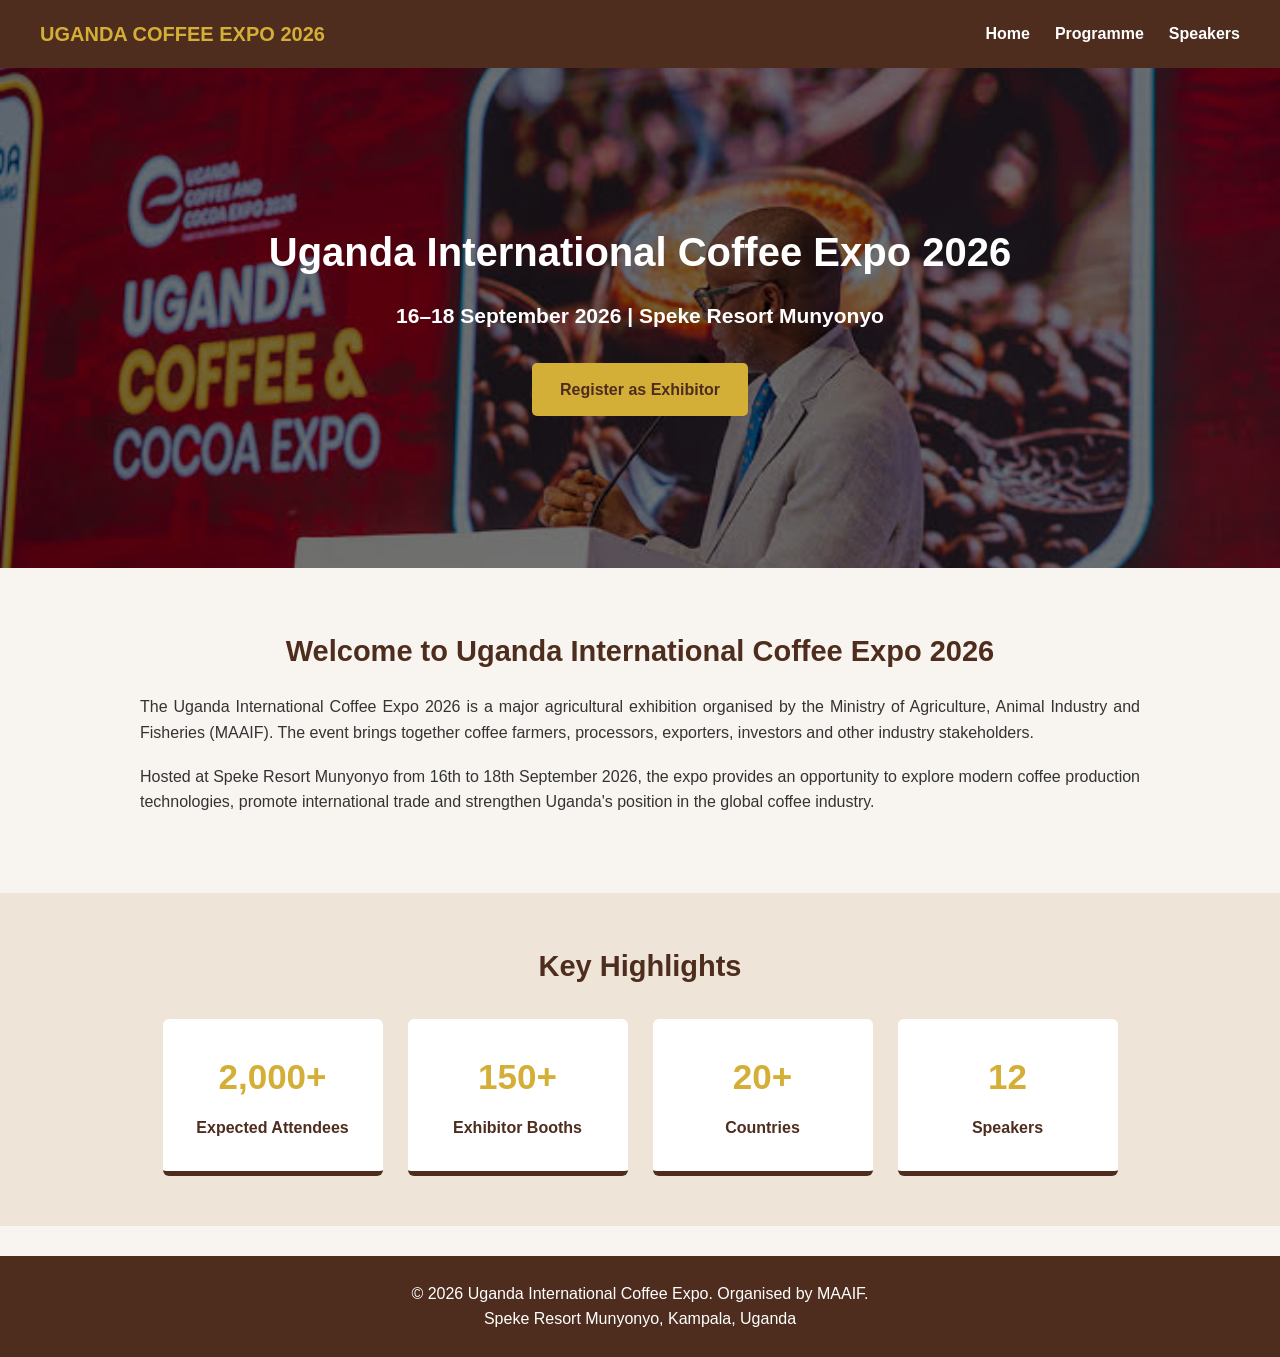
<file: index.html>
<!DOCTYPE html>
<html lang="en">

<head>
    <meta charset="UTF-8">
    <meta name="viewport" content="width=device-width, initial-scale=1.0">

    <title>Uganda International Coffee Expo 2026</title>

    <link rel="stylesheet" href="expo.css">
</head>

<body>

    <!-- Navigation -->
    <nav class="navbar">

        <div class="logo">
            UGANDA COFFEE EXPO 2026
        </div>

        <ul>
            <li><a href="index.html">Home</a></li>
            <li><a href="programme.html">Programme</a></li>
            <li><a href="speakers.html">Speakers</a></li>
        </ul>

    </nav>


    <!-- Hero Section -->
    <header class="hero">

        <img src="images/expo-banner.jpg"
             alt="Uganda International Coffee Expo"
             class="hero-image">

        <div class="hero-content">

            <h1>Uganda International Coffee Expo 2026</h1>

            <h2>16–18 September 2026 | Speke Resort Munyonyo</h2>

            <a href="exhibitors.html" class="register-btn">
                Register as Exhibitor
            </a>

        </div>

    </header>


    <!-- Expo Overview -->
    <section class="overview">

        <h2>Welcome to Uganda International Coffee Expo 2026</h2>

        <p>
            The Uganda International Coffee Expo 2026 is a major
            agricultural exhibition organised by the Ministry of
            Agriculture, Animal Industry and Fisheries (MAAIF).
            The event brings together coffee farmers, processors,
            exporters, investors and other industry stakeholders.
        </p>

        <p>
            Hosted at Speke Resort Munyonyo from 16th to 18th
            September 2026, the expo provides an opportunity to
            explore modern coffee production technologies,
            promote international trade and strengthen Uganda's
            position in the global coffee industry.
        </p>

    </section>


    <!-- Key Highlights -->
    <section class="highlights">

        <h2>Key Highlights</h2>

        <div class="highlight-container">

            <div class="highlight-card">
                <h3>2,000+</h3>
                <p>Expected Attendees</p>
            </div>

            <div class="highlight-card">
                <h3>150+</h3>
                <p>Exhibitor Booths</p>
            </div>

            <div class="highlight-card">
                <h3>20+</h3>
                <p>Countries</p>
            </div>

            <div class="highlight-card">
                <h3>12</h3>
                <p>Speakers</p>
            </div>

        </div>

    </section>


    <!-- Footer -->
    <footer>

        <p>
            &copy; 2026 Uganda International Coffee Expo.
            Organised by MAAIF.
        </p>

        <p>Speke Resort Munyonyo, Kampala, Uganda</p>

    </footer>

</body>
</html>
</file>
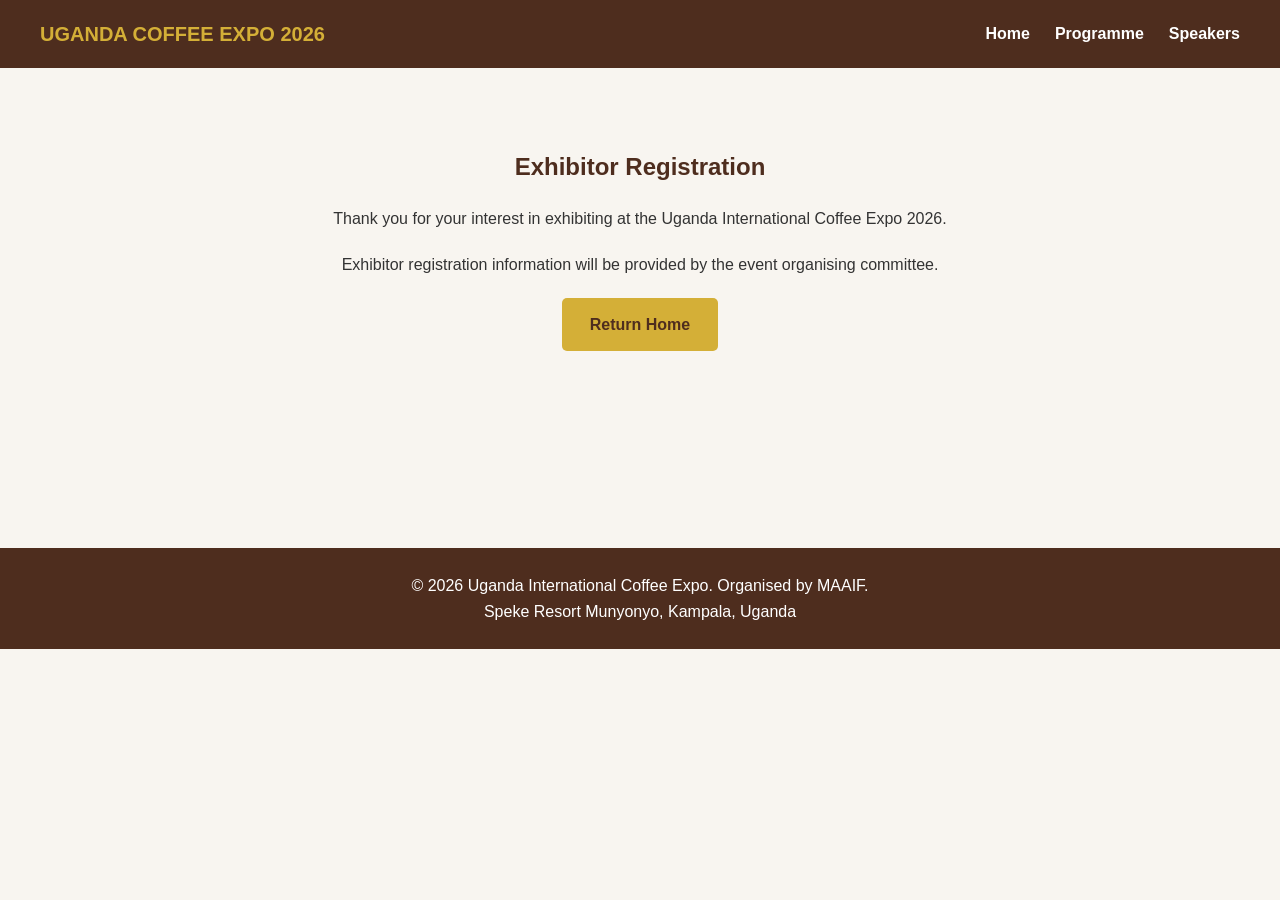
<file: exhibitors.html>
<!DOCTYPE html>
<html lang="en">

<head>
    <meta charset="UTF-8">
    <meta name="viewport" content="width=device-width, initial-scale=1.0">

    <title>Exhibitor Registration | Uganda Coffee Expo</title>

    <link rel="stylesheet" href="expo.css">
</head>

<body>

    <nav class="navbar">

        <div class="logo">UGANDA COFFEE EXPO 2026</div>

        <ul>
            <li><a href="index.html">Home</a></li>
            <li><a href="programme.html">Programme</a></li>
            <li><a href="speakers.html">Speakers</a></li>
        </ul>

    </nav>


    <section class="placeholder">

        <h1>Exhibitor Registration</h1>

        <p>
            Thank you for your interest in exhibiting at the
            Uganda International Coffee Expo 2026.
        </p>

        <p>
            Exhibitor registration information will be provided
            by the event organising committee.
        </p>

        <a href="index.html" class="register-btn">Return Home</a>

    </section>


    <footer>

        <p>&copy; 2026 Uganda International Coffee Expo. Organised by MAAIF.</p>

        <p>Speke Resort Munyonyo, Kampala, Uganda</p>

    </footer>

</body>
</html>
</file>
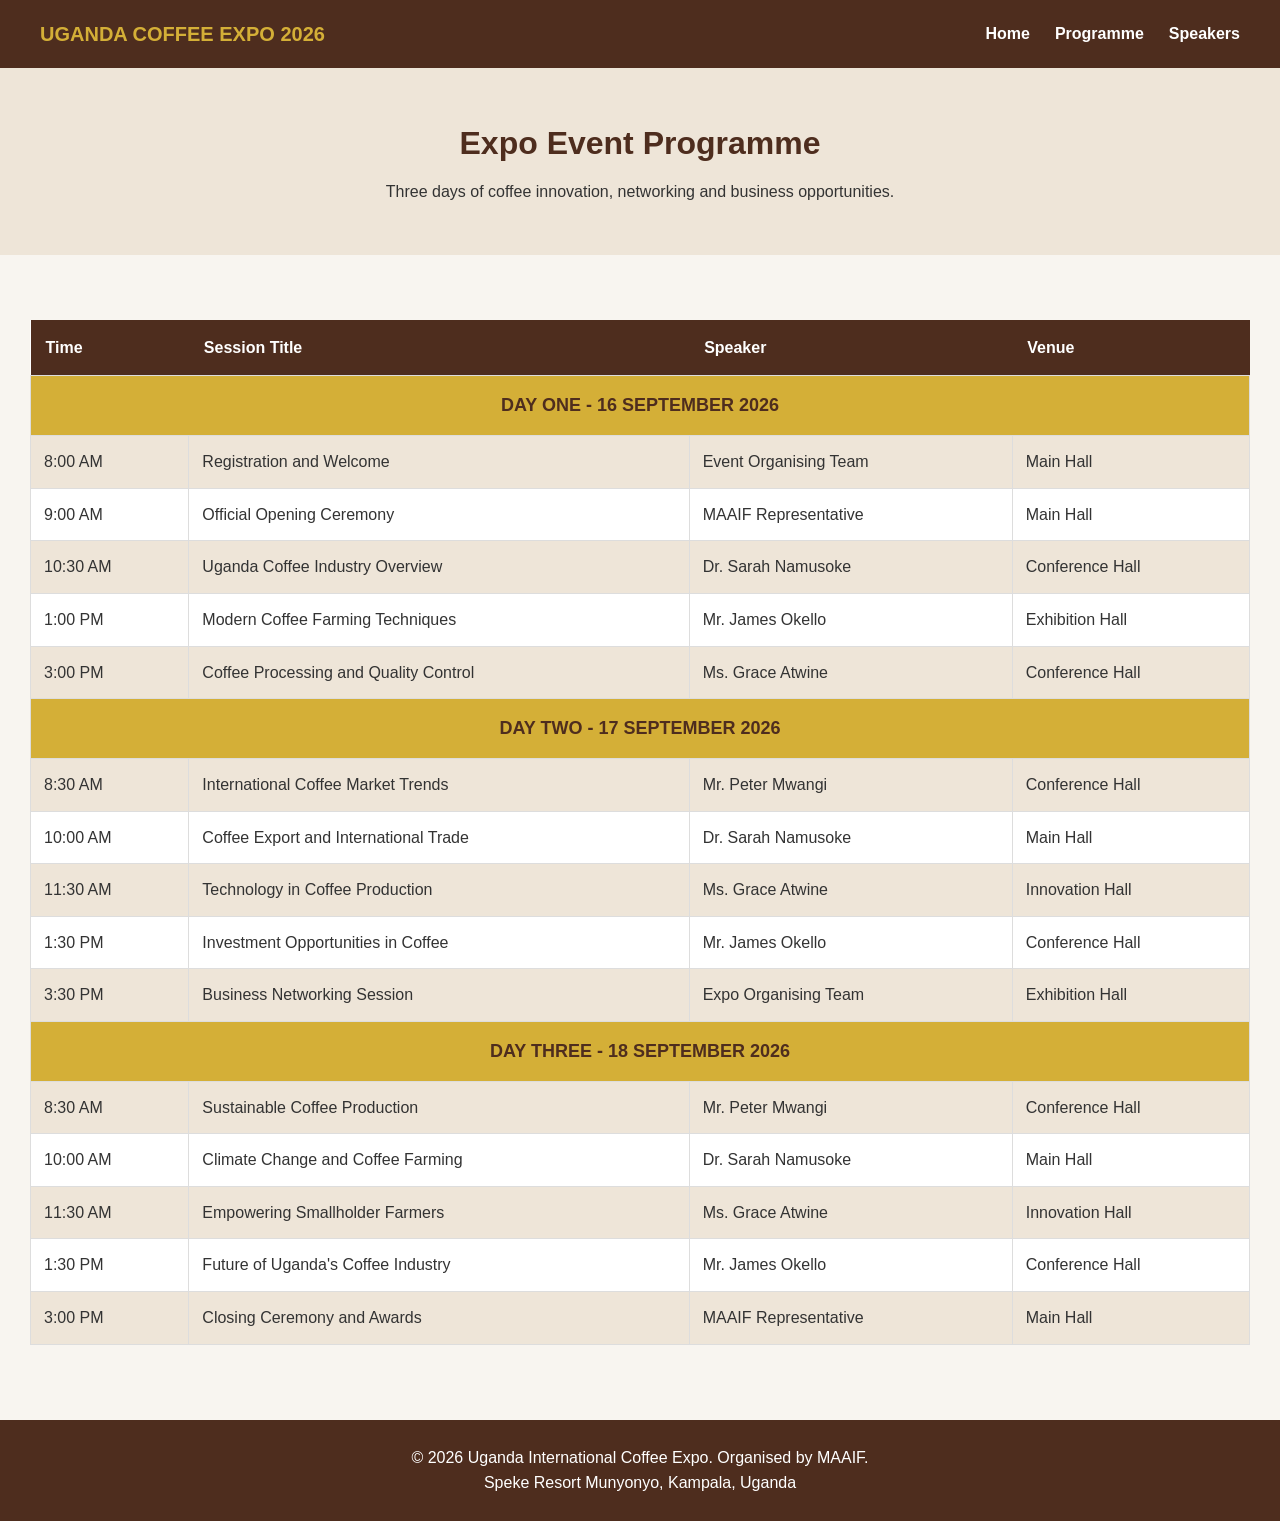
<file: programme.html>
<!DOCTYPE html>
<html lang="en">

<head>
    <meta charset="UTF-8">
    <meta name="viewport" content="width=device-width, initial-scale=1.0">

    <title>Expo Programme | Uganda Coffee Expo 2026</title>

    <link rel="stylesheet" href="expo.css">
</head>

<body>

    <!-- Navigation -->
    <nav class="navbar">

        <div class="logo">
            UGANDA COFFEE EXPO 2026
        </div>

        <ul>
            <li><a href="index.html">Home</a></li>
            <li><a href="programme.html">Programme</a></li>
            <li><a href="speakers.html">Speakers</a></li>
        </ul>

    </nav>


    <!-- Programme Heading -->
    <section class="page-heading">

        <h1>Expo Event Programme</h1>

        <p>Three days of coffee innovation, networking and business opportunities.</p>

    </section>


    <!-- Programme Table -->
    <section class="programme-section">

        <table class="expo-table">

            <thead>

                <tr>
                    <th>Time</th>
                    <th>Session Title</th>
                    <th>Speaker</th>
                    <th>Venue</th>
                </tr>

            </thead>

            <tbody>

                <!-- DAY ONE -->

                <tr class="day-heading">
                    <td colspan="4">DAY ONE - 16 SEPTEMBER 2026</td>
                </tr>

                <tr>
                    <td>8:00 AM</td>
                    <td>Registration and Welcome</td>
                    <td>Event Organising Team</td>
                    <td>Main Hall</td>
                </tr>

                <tr>
                    <td>9:00 AM</td>
                    <td>Official Opening Ceremony</td>
                    <td>MAAIF Representative</td>
                    <td>Main Hall</td>
                </tr>

                <tr>
                    <td>10:30 AM</td>
                    <td>Uganda Coffee Industry Overview</td>
                    <td>Dr. Sarah Namusoke</td>
                    <td>Conference Hall</td>
                </tr>

                <tr>
                    <td>1:00 PM</td>
                    <td>Modern Coffee Farming Techniques</td>
                    <td>Mr. James Okello</td>
                    <td>Exhibition Hall</td>
                </tr>

                <tr>
                    <td>3:00 PM</td>
                    <td>Coffee Processing and Quality Control</td>
                    <td>Ms. Grace Atwine</td>
                    <td>Conference Hall</td>
                </tr>


                <!-- DAY TWO -->

                <tr class="day-heading">
                    <td colspan="4">DAY TWO - 17 SEPTEMBER 2026</td>
                </tr>

                <tr>
                    <td>8:30 AM</td>
                    <td>International Coffee Market Trends</td>
                    <td>Mr. Peter Mwangi</td>
                    <td>Conference Hall</td>
                </tr>

                <tr>
                    <td>10:00 AM</td>
                    <td>Coffee Export and International Trade</td>
                    <td>Dr. Sarah Namusoke</td>
                    <td>Main Hall</td>
                </tr>

                <tr>
                    <td>11:30 AM</td>
                    <td>Technology in Coffee Production</td>
                    <td>Ms. Grace Atwine</td>
                    <td>Innovation Hall</td>
                </tr>

                <tr>
                    <td>1:30 PM</td>
                    <td>Investment Opportunities in Coffee</td>
                    <td>Mr. James Okello</td>
                    <td>Conference Hall</td>
                </tr>

                <tr>
                    <td>3:30 PM</td>
                    <td>Business Networking Session</td>
                    <td>Expo Organising Team</td>
                    <td>Exhibition Hall</td>
                </tr>


                <!-- DAY THREE -->

                <tr class="day-heading">
                    <td colspan="4">DAY THREE - 18 SEPTEMBER 2026</td>
                </tr>

                <tr>
                    <td>8:30 AM</td>
                    <td>Sustainable Coffee Production</td>
                    <td>Mr. Peter Mwangi</td>
                    <td>Conference Hall</td>
                </tr>

                <tr>
                    <td>10:00 AM</td>
                    <td>Climate Change and Coffee Farming</td>
                    <td>Dr. Sarah Namusoke</td>
                    <td>Main Hall</td>
                </tr>

                <tr>
                    <td>11:30 AM</td>
                    <td>Empowering Smallholder Farmers</td>
                    <td>Ms. Grace Atwine</td>
                    <td>Innovation Hall</td>
                </tr>

                <tr>
                    <td>1:30 PM</td>
                    <td>Future of Uganda's Coffee Industry</td>
                    <td>Mr. James Okello</td>
                    <td>Conference Hall</td>
                </tr>

                <tr>
                    <td>3:00 PM</td>
                    <td>Closing Ceremony and Awards</td>
                    <td>MAAIF Representative</td>
                    <td>Main Hall</td>
                </tr>

            </tbody>

        </table>

    </section>


    <!-- Footer -->
    <footer>

        <p>
            &copy; 2026 Uganda International Coffee Expo.
            Organised by MAAIF.
        </p>

        <p>Speke Resort Munyonyo, Kampala, Uganda</p>

    </footer>

</body>
</html>
</file>
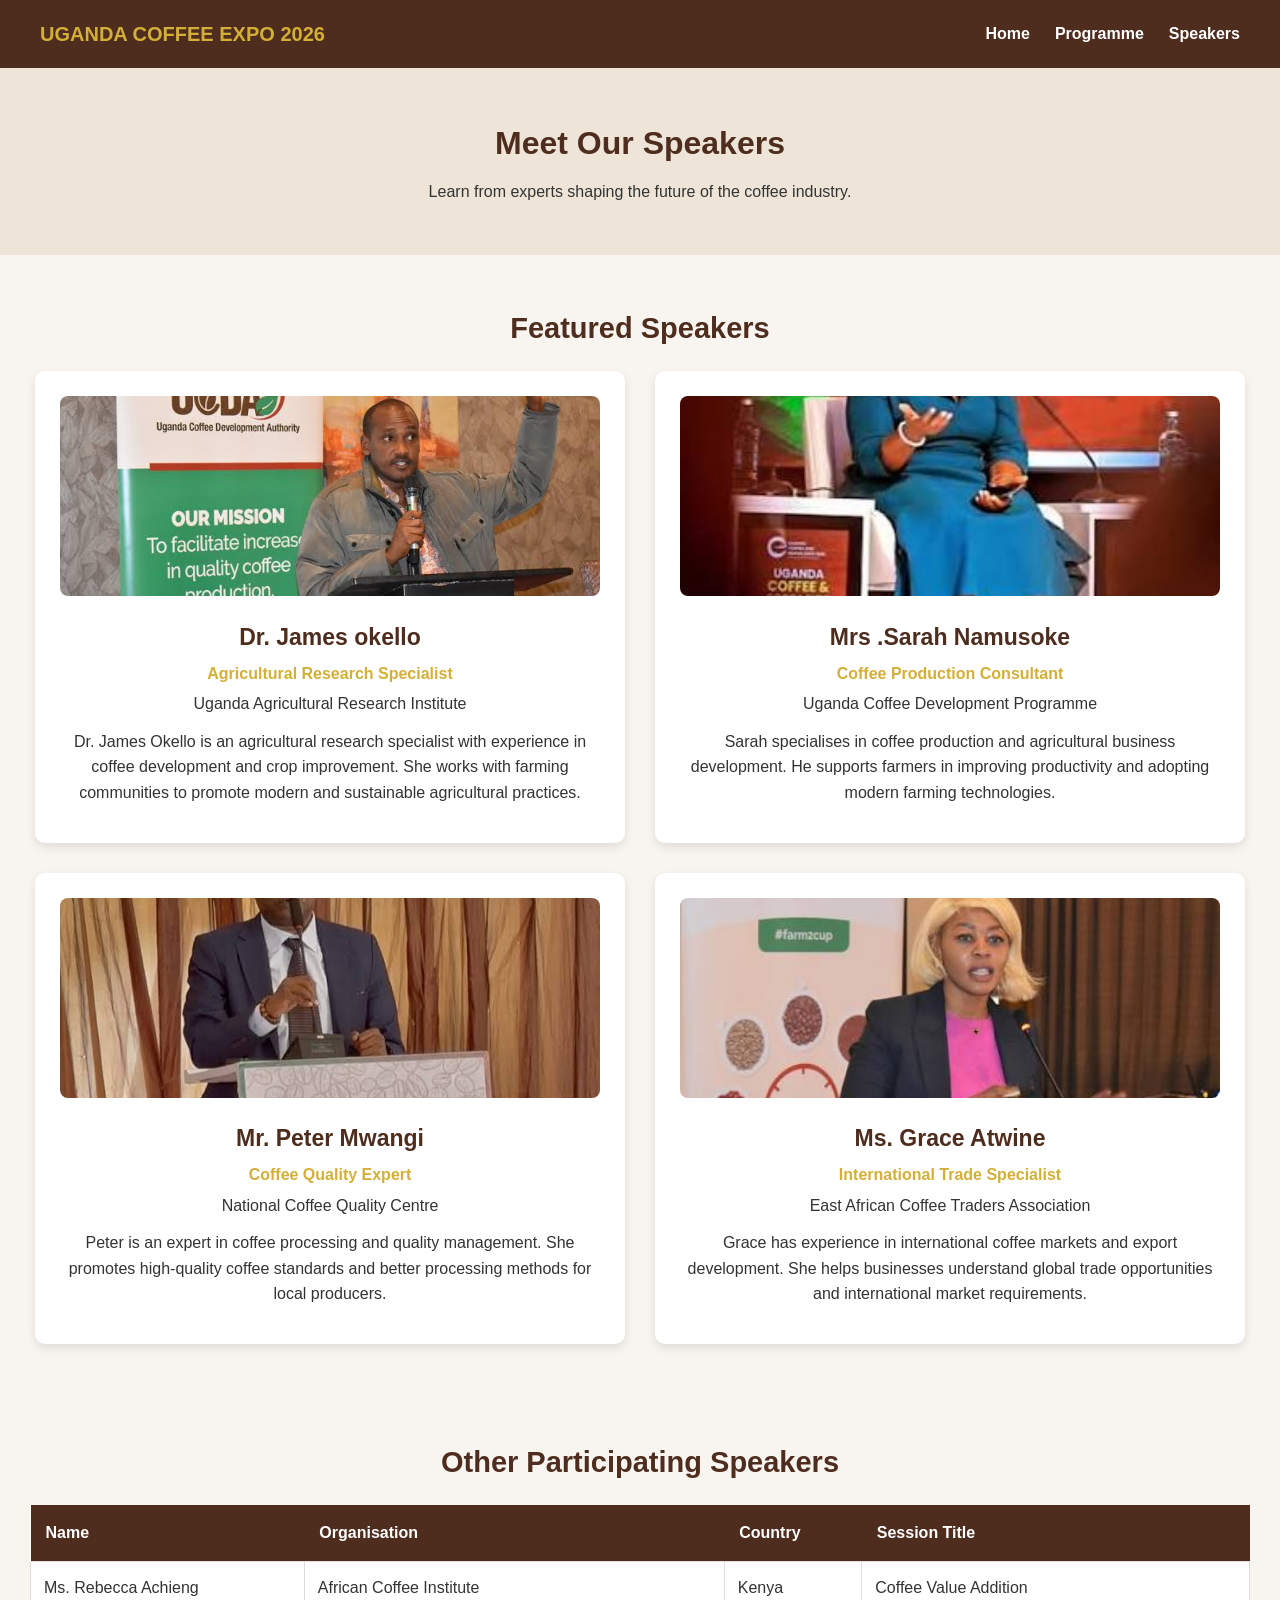
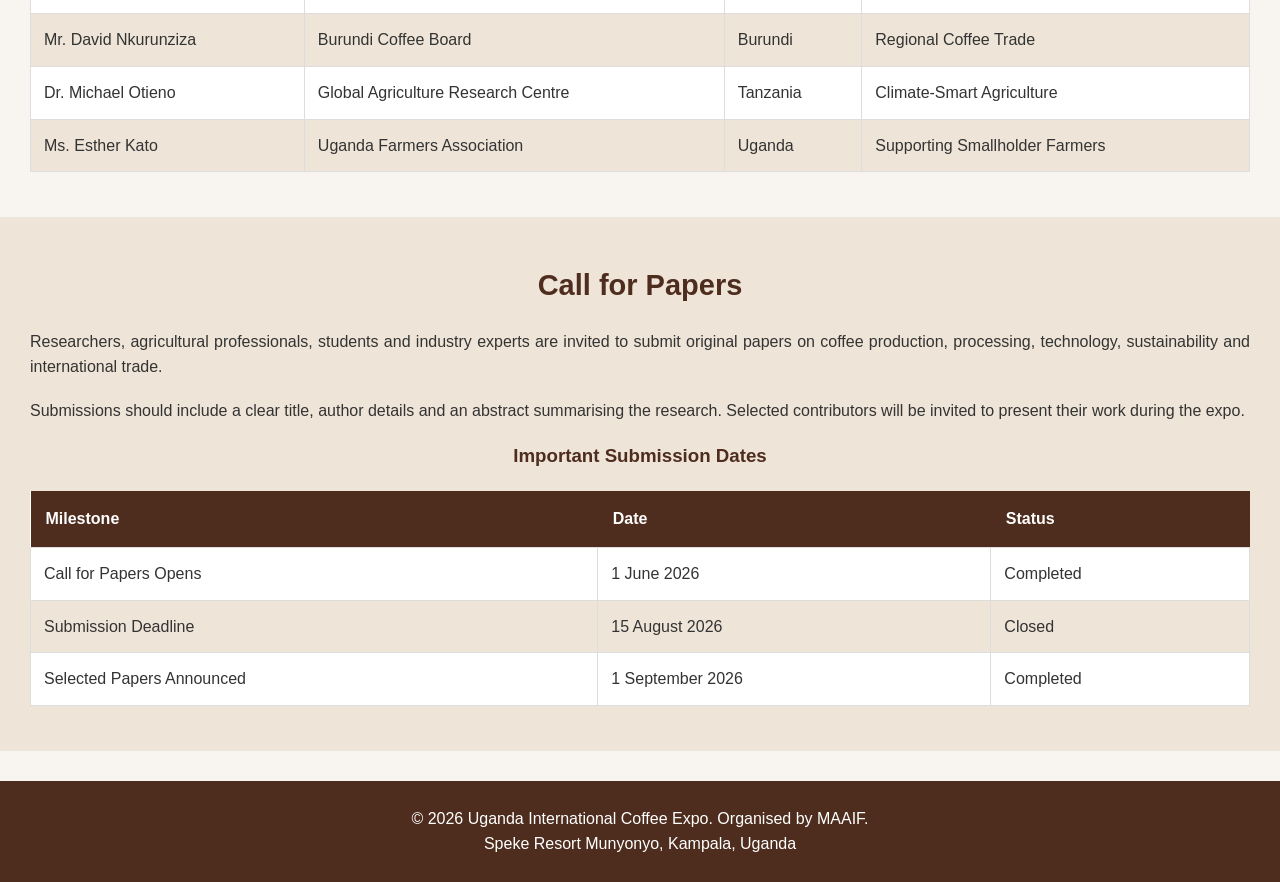
<file: speakers.html>
<!DOCTYPE html>
<html lang="en">

<head>
    <meta charset="UTF-8">
    <meta name="viewport" content="width=device-width, initial-scale=1.0">

    <title>Speakers | Uganda Coffee Expo 2026</title>

    <link rel="stylesheet" href="expo.css">
</head>

<body>

    <!-- Navigation -->
    <nav class="navbar">

        <div class="logo">
            UGANDA COFFEE EXPO 2026
        </div>

        <ul>
            <li><a href="index.html">Home</a></li>
            <li><a href="programme.html">Programme</a></li>
            <li><a href="speakers.html">Speakers</a></li>
        </ul>

    </nav>


    <!-- Page Heading -->
    <section class="page-heading">

        <h1>Meet Our Speakers</h1>

        <p>Learn from experts shaping the future of the coffee industry.</p>

    </section>


    <!-- Featured Speakers -->
    <section class="speakers-section">

        <h2>Featured Speakers</h2>

        <div class="speaker-container">


            <!-- Speaker One -->

            <div class="speaker-card">

                <img src="images/speaker1.jpg"
                     alt="Dr Sarah Namusoke">

                <h3>Dr. James okello</h3>

                <h4>Agricultural Research Specialist</h4>

                <p>Uganda Agricultural Research Institute</p>

                <p>
                    Dr. James Okello is an agricultural research specialist
                    with experience in coffee development and crop
                    improvement. She works with farming communities
                    to promote modern and sustainable agricultural
                    practices.
                </p>

            </div>


            <!-- Speaker Two -->

            <div class="speaker-card">

                <img src="images/speaker2.jpg"
                     alt="Mr James Okello">

                <h3>Mrs .Sarah Namusoke</h3>

                <h4>Coffee Production Consultant</h4>

                <p>Uganda Coffee Development Programme</p>

                <p>
                    Sarah specialises in coffee production and
                    agricultural business development. He supports
                    farmers in improving productivity and adopting
                    modern farming technologies.
                </p>

            </div>


            <!-- Speaker Three -->

            <div class="speaker-card">

                <img src="images/speaker3.jpg"
                     alt="Ms Grace Atwine">

                <h3>Mr. Peter Mwangi</h3>

                <h4>Coffee Quality Expert</h4>

                <p>National Coffee Quality Centre</p>

                <p>
                    Peter is an expert in coffee processing and
                    quality management. She promotes high-quality
                    coffee standards and better processing methods
                    for local producers.
                </p>

            </div>


            <!-- Speaker Four -->

            <div class="speaker-card">

                <img src="images/speaker4.jpg"
                     alt="Mr Peter Mwangi">

                <h3>Ms. Grace Atwine</h3>

                <h4>International Trade Specialist</h4>

                <p>East African Coffee Traders Association</p>

                <p>
                    Grace has experience in international coffee
                    markets and export development. She helps
                    businesses understand global trade opportunities
                    and international market requirements.
                </p>

            </div>

        </div>

    </section>


    <!-- Additional Speakers Table -->
    <section class="additional-speakers">

        <h2>Other Participating Speakers</h2>

        <table class="expo-table">

            <thead>

                <tr>
                    <th>Name</th>
                    <th>Organisation</th>
                    <th>Country</th>
                    <th>Session Title</th>
                </tr>

            </thead>

            <tbody>

                <tr>
                    <td>Ms. Rebecca Achieng</td>
                    <td>African Coffee Institute</td>
                    <td>Kenya</td>
                    <td>Coffee Value Addition</td>
                </tr>

                <tr>
                    <td>Mr. David Nkurunziza</td>
                    <td>Burundi Coffee Board</td>
                    <td>Burundi</td>
                    <td>Regional Coffee Trade</td>
                </tr>

                <tr>
                    <td>Dr. Michael Otieno</td>
                    <td>Global Agriculture Research Centre</td>
                    <td>Tanzania</td>
                    <td>Climate-Smart Agriculture</td>
                </tr>

                <tr>
                    <td>Ms. Esther Kato</td>
                    <td>Uganda Farmers Association</td>
                    <td>Uganda</td>
                    <td>Supporting Smallholder Farmers</td>
                </tr>

            </tbody>

        </table>

    </section>


    <!-- Call for Papers -->
    <section class="call-papers">

        <h2>Call for Papers</h2>

        <p>
            Researchers, agricultural professionals, students
            and industry experts are invited to submit original
            papers on coffee production, processing, technology,
            sustainability and international trade.
        </p>

        <p>
            Submissions should include a clear title, author details
            and an abstract summarising the research. Selected
            contributors will be invited to present their work
            during the expo.
        </p>


        <!-- Key Dates Table -->

        <h3>Important Submission Dates</h3>

        <table class="expo-table">

            <thead>

                <tr>
                    <th>Milestone</th>
                    <th>Date</th>
                    <th>Status</th>
                </tr>

            </thead>

            <tbody>

                <tr>
                    <td>Call for Papers Opens</td>
                    <td>1 June 2026</td>
                    <td>Completed</td>
                </tr>

                <tr>
                    <td>Submission Deadline</td>
                    <td>15 August 2026</td>
                    <td>Closed</td>
                </tr>

                <tr>
                    <td>Selected Papers Announced</td>
                    <td>1 September 2026</td>
                    <td>Completed</td>
                </tr>

            </tbody>

        </table>

    </section>


    <!-- Footer -->
    <footer>

        <p>
            &copy; 2026 Uganda International Coffee Expo.
            Organised by MAAIF.
        </p>

        <p>Speke Resort Munyonyo, Kampala, Uganda</p>

    </footer>

</body>
</html>
</file>
<file: expo.css>
/* GENERAL STYLING */

* {
    margin: 0;
    padding: 0;
    box-sizing: border-box;
}

body {
    font-family: Arial, sans-serif;
    background-color: #f8f5f0;
    color: #333;
    line-height: 1.6;
}


/* NAVIGATION BAR */

.navbar {
    background-color: #4E2D1E;
    color: white;
    padding: 18px 40px;

    display: flex;
    justify-content: space-between;
    align-items: center;
}

.logo {
    font-size: 20px;
    font-weight: bold;
    color: #D4AF37;
}

.navbar ul {
    display: flex;
    list-style: none;
    gap: 25px;
}

.navbar ul li a {
    color: white;
    text-decoration: none;
    font-weight: bold;
}

.navbar ul li a:hover {
    color: #D4AF37;
}


/* HOMEPAGE HERO */

.hero {
    position: relative;
    width: 100%;
    height: 500px;
    overflow: hidden;
}

.hero-image {
    width: 100%;
    height: 500px;
    object-fit: cover;
}

.hero-content {
    position: absolute;
    top: 0;
    left: 0;

    width: 100%;
    height: 100%;

    background-color: rgba(0, 0, 0, 0.55);
    color: white;

    display: flex;
    flex-direction: column;
    justify-content: center;
    align-items: center;

    text-align: center;
    padding: 20px;
}

.hero-content h1 {
    font-size: 40px;
    margin-bottom: 15px;
}

.hero-content h2 {
    font-size: 21px;
    margin-bottom: 30px;
}


/* REGISTER BUTTON */

.register-btn {
    display: inline-block;
    background-color: #D4AF37;
    color: #4E2D1E;
    text-decoration: none;
    font-weight: bold;
    padding: 14px 28px;
    border-radius: 5px;
}

.register-btn:hover {
    background-color: white;
    color: #4E2D1E;
}


/* OVERVIEW SECTION */

.overview {
    padding: 60px 50px;
    text-align: center;
    max-width: 1100px;
    margin: auto;
}

.overview h2,
.highlights h2,
.speakers-section h2,
.additional-speakers h2,
.call-papers h2 {
    color: #4E2D1E;
    font-size: 29px;
    margin-bottom: 20px;
}

.overview p {
    margin-bottom: 18px;
    font-size: 16px;
    text-align: justify;
}


/* KEY HIGHLIGHTS */

.highlights {
    padding: 50px 30px;
    text-align: center;
    background-color: #eee5d8;
}

.highlight-container {
    display: flex;
    justify-content: center;
    flex-wrap: wrap;
    gap: 25px;
    margin-top: 30px;
}

.highlight-card {
    background-color: white;
    width: 220px;
    padding: 30px 20px;
    border-bottom: 5px solid #4E2D1E;
    border-radius: 6px;
}

.highlight-card h3 {
    color: #D4AF37;
    font-size: 35px;
    margin-bottom: 10px;
}

.highlight-card p {
    font-weight: bold;
    color: #4E2D1E;
}


/* PAGE HEADINGS */

.page-heading {
    background-color: #eee5d8;
    text-align: center;
    padding: 50px 20px;
}

.page-heading h1 {
    color: #4E2D1E;
    font-size: 32px;
    margin-bottom: 10px;
}


/* PROGRAMME AND OTHER TABLES */

.programme-section,
.additional-speakers,
.call-papers {
    padding: 45px 30px;
}

.expo-table {
    width: 100%;
    border-collapse: collapse;
    background-color: white;
    margin-top: 20px;
}

.expo-table th {
    background-color: #4E2D1E;
    color: white;
    padding: 15px;
    text-align: left;
}

.expo-table td {
    padding: 13px;
    border: 1px solid #ddd;
}

.expo-table tbody tr:nth-child(even) {
    background-color: #eee5d8;
}

.expo-table tbody tr:nth-child(odd) {
    background-color: white;
}


/* PROGRAMME DAY HEADINGS */

.expo-table .day-heading td {
    background-color: #D4AF37;
    color: #4E2D1E;
    font-weight: bold;
    text-align: center;
    font-size: 18px;
    padding: 15px;
}


/* FEATURED SPEAKERS */

.speakers-section {
    padding: 50px 30px;
    text-align: center;
}

.speaker-container {
    display: flex;
    flex-wrap: wrap;
    justify-content: center;
    gap: 30px;
}

.speaker-card {
    width: calc(50% - 20px);
    background-color: white;
    padding: 25px;
    border-radius: 10px;
    box-shadow: 0 4px 10px rgba(0, 0, 0, 0.1);
}

.speaker-card img {
    width: 100%;
    height: 200px;
    object-fit: cover;
    border-radius: 8px;
    margin-bottom: 15px;
}

.speaker-card h3 {
    color: #4E2D1E;
    font-size: 23px;
    margin-bottom: 5px;
}

.speaker-card h4 {
    color: #D4AF37;
    margin-bottom: 5px;
}

.speaker-card p {
    margin-bottom: 12px;
}


/* ADDITIONAL SPEAKERS */

.additional-speakers h2 {
    text-align: center;
}


/* CALL FOR PAPERS */

.call-papers {
    background-color: #eee5d8;
}

.call-papers h2,
.call-papers h3 {
    text-align: center;
    color: #4E2D1E;
    margin-bottom: 20px;
}

.call-papers p {
    margin-bottom: 18px;
    text-align: justify;
}


/* PLACEHOLDER PAGE */

.placeholder {
    min-height: 450px;
    padding: 80px 25px;
    text-align: center;
}

.placeholder h1 {
    color: #4E2D1E;
    margin-bottom: 20px;
}

.placeholder p {
    margin-bottom: 20px;
}


/* FOOTER */

footer {
    background-color: #4E2D1E;
    color: white;
    text-align: center;
    padding: 25px 15px;
    margin-top: 30px;
}


/* RESPONSIVE DESIGN */

@media (max-width: 700px) {

    .navbar {
        flex-direction: column;
        gap: 15px;
        padding: 20px;
    }

    .navbar ul {
        gap: 15px;
        flex-wrap: wrap;
        justify-content: center;
    }

    .hero-content h1 {
        font-size: 27px;
    }

    .hero-content h2 {
        font-size: 17px;
    }

    .overview {
        padding: 35px 20px;
    }

    .highlight-card {
        width: 100%;
    }

    .speaker-card {
        width: 100%;
    }

    .programme-section,
    .additional-speakers,
    .call-papers {
        overflow-x: auto;
        padding: 25px 15px;
    }

    .expo-table {
        min-width: 650px;
    }

}
</file>
